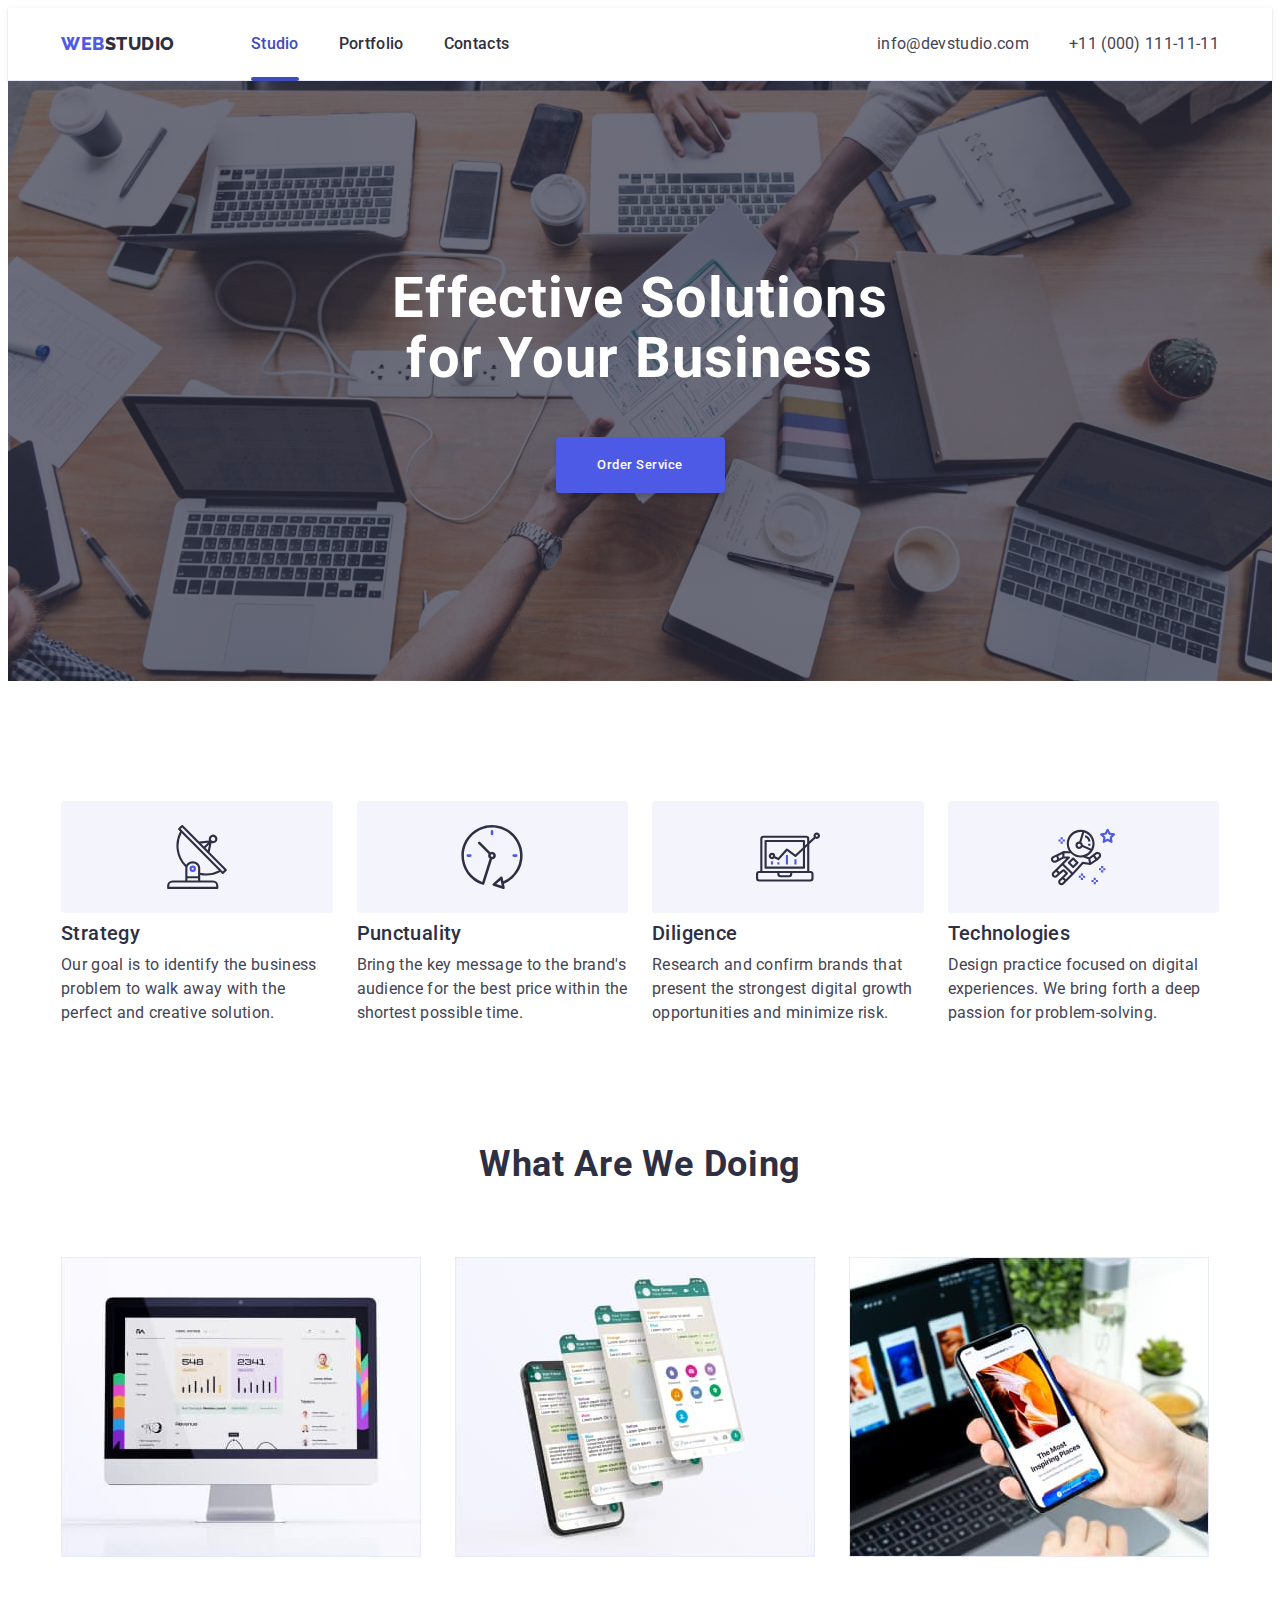
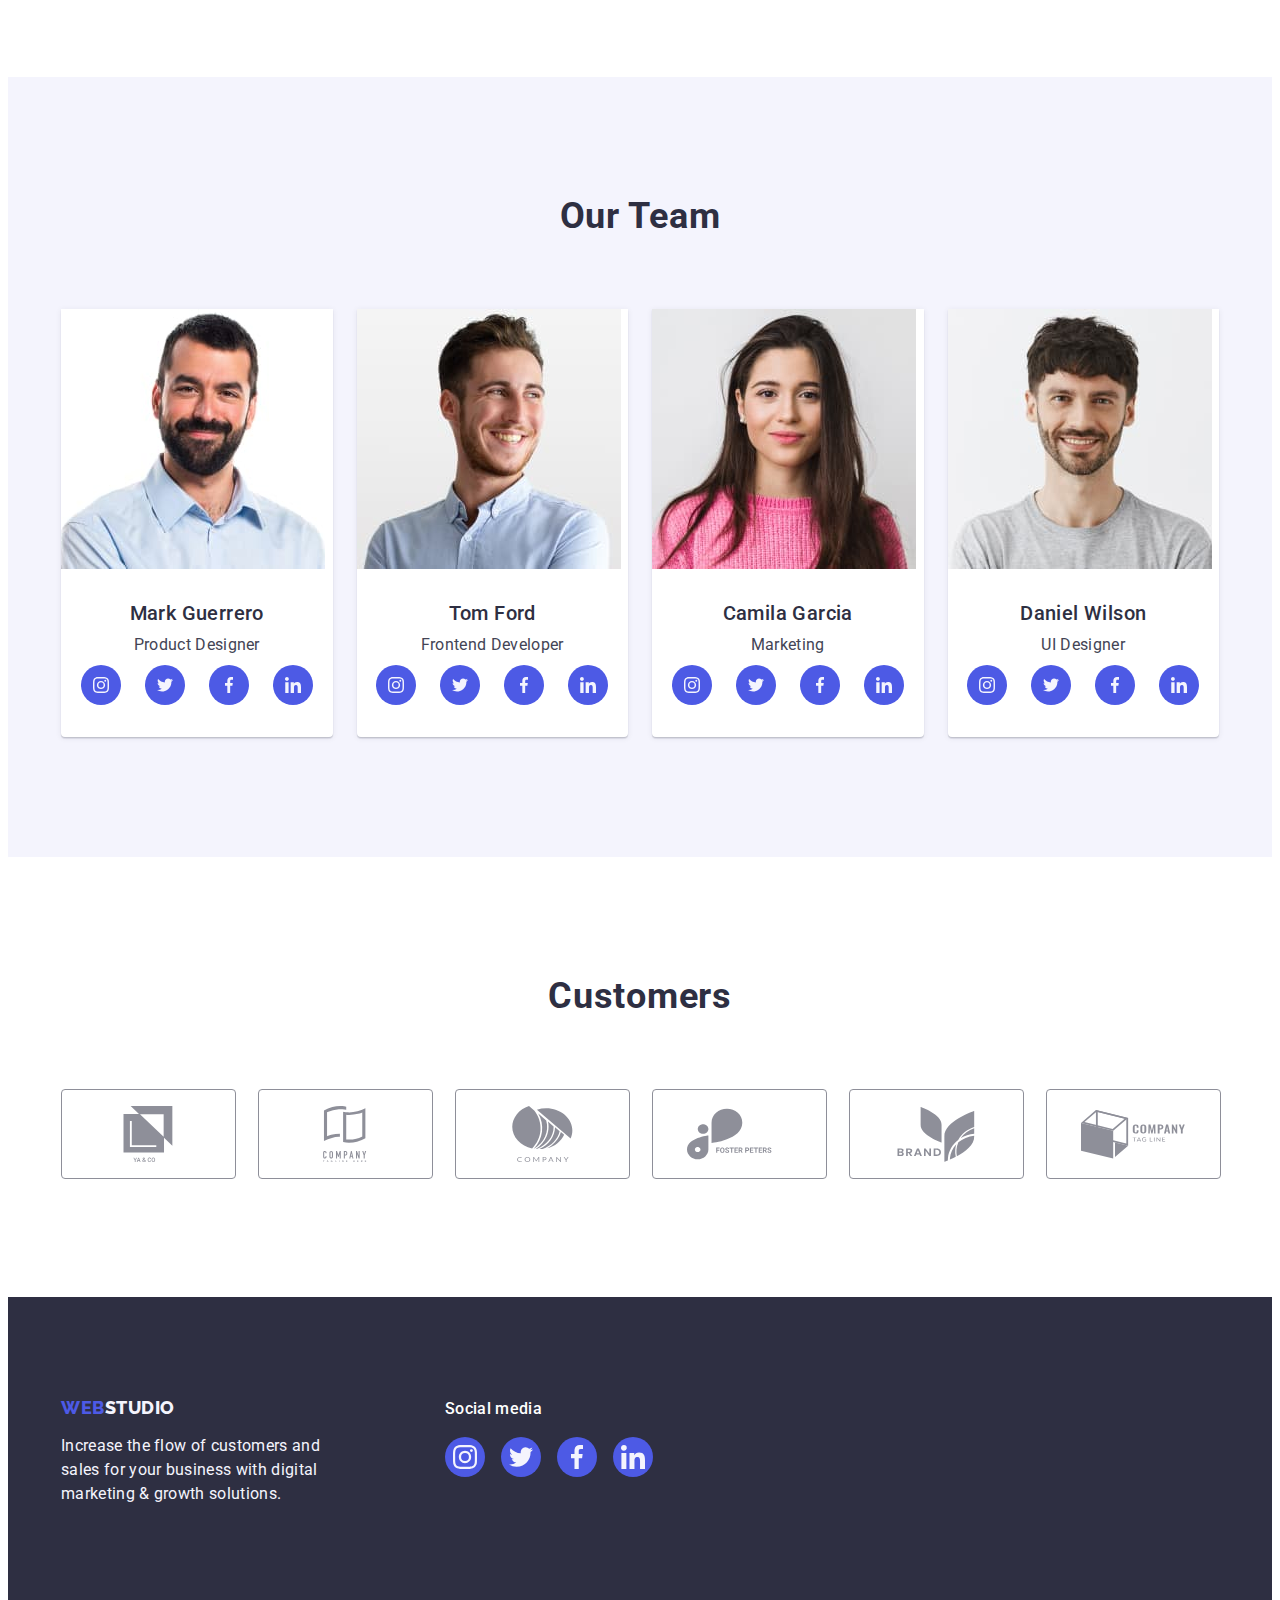
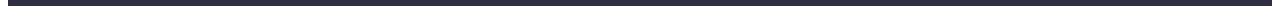
<file: index.html>
<!DOCTYPE html>
<html lang="en">
  <head>
    <meta charset="UTF-8" />
    <meta name="viewport" content="width=device-width, initial-scale=1.0" />
    <title>Web Studio</title>
    <!-- Fonts -->
    <link rel="preconnect" href="https://fonts.googleapis.com" />
    <link rel="preconnect" href="https://fonts.gstatic.com" crossorigin />
    <link
      href="https://fonts.googleapis.com/css2?family=Raleway:wght@800&family=Roboto:wght@400;500;700&display=swap"
      rel="stylesheet"
    />
    <!-- Modern Normalize -->
    <link
      rel="stylesheet"
      href="https://cdnjs.cloudflare.com/ajax/libs/modern-normalize/2.0.0/modern-normalize.min.css"
      integrity="sha512-4xo8blKMVCiXpTaLzQSLSw3KFOVPWhm/TRtuPVc4WG6kUgjH6J03IBuG7JZPkcWMxJ5huwaBpOpnwYElP/m6wg=="
      crossorigin="anonymous"
      referrerpolicy="no-referrer"
    />
    <!-- Styles -->
    <link rel="stylesheet" href="./css/styles.css" />
  </head>
  <body>
    <!----------------------- Header ----------------------->
    <header class="page-header">
      <div class="container">
        <nav class="page-nav">
          <a class="logo link" href="./index.html"
            >Web<span class="logo-accent">Studio</span></a
          >
          <ul class="nav-list list">
            <li class="nav-list-item">
              <a class="nav-link link active-now" href="./index.html">Studio</a>
            </li>
            <li class="nav-list-item">
              <a class="nav-link link" href="./portfolio.html">Portfolio</a>
            </li>
            <li class="nav-list-item">
              <a class="nav-link link" href="">Contacts</a>
            </li>
          </ul>
        </nav>
        <address class="header-address">
          <ul class="address-list list">
            <li class="address-list-item">
              <a class="address-link link" href="mailto:info@devstudio.com"
                >info@devstudio.com</a
              >
            </li>
            <li class="address-list-item">
              <a class="address-link link" href="tel:+110001111111"
                >+11 (000) 111-11-11</a
              >
            </li>
          </ul>
        </address>
      </div>
    </header>
    <!-------------------- Page Content -------------------->
    <main>
      <!-------------------- Hero -------------------->
      <section class="hero section">
        <div class="container">
          <h1 class="main-title">Effective Solutions for Your Business</h1>
          <button class="btn order-btn" type="button" data-modal-open>
            Order Service
          </button>
        </div>
      </section>
      <!-------------------- About Us -------------------->
      <section class="about section">
        <div class="container">
          <h2 class="visually-hidden section-title">About us</h2>
          <ul class="about-list list">
            <li class="about-list-item">
              <div class="thumb">
                <svg class="about-ico" width="64" height="64">
                  <use href="./images/icons.svg#about-us-1"></use>
                </svg>
              </div>
              <h3 class="local-title">Strategy</h3>
              <p class="text">
                Our goal is to identify the business problem to walk away with
                the perfect and creative solution.
              </p>
            </li>
            <li class="about-list-item">
              <div class="thumb">
                <svg class="about-ico" width="64" height="64">
                  <use href="./images/icons.svg#about-us-2"></use>
                </svg>
              </div>
              <h3 class="local-title">Punctuality</h3>
              <p class="text">
                Bring the key message to the brand's audience for the best price
                within the shortest possible time.
              </p>
            </li>
            <li class="about-list-item">
              <div class="thumb">
                <svg class="about-ico" width="64" height="64">
                  <use href="./images/icons.svg#about-us-3"></use>
                </svg>
              </div>
              <h3 class="local-title">Diligence</h3>
              <p class="text">
                Research and confirm brands that present the strongest digital
                growth opportunities and minimize risk.
              </p>
            </li>
            <li class="about-list-item">
              <div class="thumb">
                <svg class="about-ico" width="64" height="64">
                  <use href="./images/icons.svg#about-us-4"></use>
                </svg>
              </div>
              <h3 class="local-title">Technologies</h3>
              <p class="text">
                Design practice focused on digital experiences. We bring forth a
                deep passion for problem-solving.
              </p>
            </li>
          </ul>
        </div>
      </section>
      <!----------------- What are we doing ----------------->
      <section class="product section">
        <div class="container">
          <h2 class="section-title">What are we doing</h2>
          <ul class="product-list list">
            <li class="product-list-item">
              <img
                class="product-image"
                src="./images/what-are-we-doing-1.jpg"
                alt="monitor screen"
                width="360"
              />
            </li>
            <li class="product-list-item">
              <img
                class="product-image"
                src="./images/what-are-we-doing-2.jpg"
                alt="smartphone screen and apps pages"
                width="360"
              />
            </li>
            <li class="product-list-item">
              <img
                class="product-image"
                src="./images/what-are-we-doing-3.jpg"
                alt="man holding smartphone in his hands"
                width="360"
              />
            </li>
          </ul>
        </div>
      </section>
      <!-------------------- Our Team -------------------->
      <section class="team section">
        <div class="container">
          <h2 class="section-title">Our Team</h2>
          <ul class="team-list list">
            <li class="team-list-item">
              <div class="thumb">
                <img
                  class="team-image"
                  src="./images/our-team-1.jpg"
                  alt="photo of Product Designer"
                  width="264"
                />
              </div>
              <div class="info-box">
                <h3 class="local-title">Mark Guerrero</h3>
                <p class="text">Product Designer</p>
                <ul class="team-socials-list list">
                  <li class="team-socials-item">
                    <a
                      class="team-socials-link link"
                      href="https://www.instagram.com/"
                      aria-label="instagram"
                      target="_blank"
                      rel="no-referrer noopener"
                    >
                      <svg class="team-socials-icon" width="16" height="16">
                        <use href="./images/icons.svg#socials-instagram"></use>
                      </svg>
                    </a>
                  </li>
                  <li class="team-socials-item">
                    <a
                      class="team-socials-link link"
                      href="https://www.twitter.com/"
                      aria-label="twitter"
                      target="_blank"
                      rel="no-referrer noopener"
                    >
                      <svg class="team-socials-icon" width="16" height="16">
                        <use href="./images/icons.svg#socials-twitter"></use>
                      </svg>
                    </a>
                  </li>
                  <li class="team-socials-item">
                    <a
                      class="team-socials-link link"
                      href="https://www.facebook.com/"
                      aria-label="facebook"
                      target="_blank"
                      rel="no-referrer noopener"
                    >
                      <svg class="team-socials-icon" width="16" height="16">
                        <use href="./images/icons.svg#socials-facebook"></use>
                      </svg>
                    </a>
                  </li>
                  <li class="team-socials-item">
                    <a
                      class="team-socials-link link"
                      href="https://www.linkedin.com/"
                      aria-label="linkedin"
                      target="_blank"
                      rel="no-referrer noopener"
                    >
                      <svg class="team-socials-icon" width="16" height="16">
                        <use href="./images/icons.svg#socials-linkedin"></use>
                      </svg>
                    </a>
                  </li>
                </ul>
              </div>
            </li>
            <li class="team-list-item">
              <div class="thumb">
                <img
                  class="team-image"
                  src="./images/our-team-2.jpg"
                  alt="photo of Frontend Developer"
                  width="264"
                />
              </div>
              <div class="info-box">
                <h3 class="local-title">Tom Ford</h3>
                <p class="text">Frontend Developer</p>
                <ul class="team-socials-list list">
                  <li class="team-socials-item">
                    <a
                      class="team-socials-link link"
                      href="https://www.instagram.com/"
                      aria-label="instagram"
                      target="_blank"
                      rel="no-referrer noopener"
                    >
                      <svg class="team-socials-icon" width="16" height="16">
                        <use href="./images/icons.svg#socials-instagram"></use>
                      </svg>
                    </a>
                  </li>
                  <li class="team-socials-item">
                    <a
                      class="team-socials-link link"
                      href="https://www.twitter.com/"
                      aria-label="twitter"
                      target="_blank"
                      rel="no-referrer noopener"
                    >
                      <svg class="team-socials-icon" width="16" height="16">
                        <use href="./images/icons.svg#socials-twitter"></use>
                      </svg>
                    </a>
                  </li>
                  <li class="team-socials-item">
                    <a
                      class="team-socials-link link"
                      href="https://www.facebook.com/"
                      aria-label="facebook"
                      target="_blank"
                      rel="no-referrer noopener"
                    >
                      <svg class="team-socials-icon" width="16" height="16">
                        <use href="./images/icons.svg#socials-facebook"></use>
                      </svg>
                    </a>
                  </li>
                  <li class="team-socials-item">
                    <a
                      class="team-socials-link link"
                      href="https://www.linkedin.com/"
                      aria-label="linkedin"
                      target="_blank"
                      rel="no-referrer noopener"
                    >
                      <svg class="team-socials-icon" width="16" height="16">
                        <use href="./images/icons.svg#socials-linkedin"></use>
                      </svg>
                    </a>
                  </li>
                </ul>
              </div>
            </li>
            <li class="team-list-item">
              <div class="thumb">
                <img
                  class="team-image"
                  src="./images/our-team-3.jpg"
                  alt="photo of Marketing"
                  width="264"
                />
              </div>
              <div class="info-box">
                <h3 class="local-title">Camila Garcia</h3>
                <p class="text">Marketing</p>
                <ul class="team-socials-list list">
                  <li class="team-socials-item">
                    <a
                      class="team-socials-link link"
                      href="https://www.instagram.com/"
                      aria-label="instagram"
                      target="_blank"
                      rel="no-referrer noopener"
                    >
                      <svg class="team-socials-icon" width="16" height="16">
                        <use href="./images/icons.svg#socials-instagram"></use>
                      </svg>
                    </a>
                  </li>
                  <li class="team-socials-item">
                    <a
                      class="team-socials-link link"
                      href="https://www.twitter.com/"
                      aria-label="twitter"
                      target="_blank"
                      rel="no-referrer noopener"
                    >
                      <svg class="team-socials-icon" width="16" height="16">
                        <use href="./images/icons.svg#socials-twitter"></use>
                      </svg>
                    </a>
                  </li>
                  <li class="team-socials-item">
                    <a
                      class="team-socials-link link"
                      href="https://www.facebook.com/"
                      aria-label="facebook"
                      target="_blank"
                      rel="no-referrer noopener"
                    >
                      <svg class="team-socials-icon" width="16" height="16">
                        <use href="./images/icons.svg#socials-facebook"></use>
                      </svg>
                    </a>
                  </li>
                  <li class="team-socials-item">
                    <a
                      class="team-socials-link link"
                      href="https://www.linkedin.com/"
                      aria-label="linkedin"
                      target="_blank"
                      rel="no-referrer noopener"
                    >
                      <svg class="team-socials-icon" width="16" height="16">
                        <use href="./images/icons.svg#socials-linkedin"></use>
                      </svg>
                    </a>
                  </li>
                </ul>
              </div>
            </li>
            <li class="team-list-item">
              <div class="thumb">
                <img
                  class="team-image"
                  src="./images/our-team-4.jpg"
                  alt="photo of UI Designer"
                  width="264"
                />
              </div>
              <div class="info-box">
                <h3 class="local-title">Daniel Wilson</h3>
                <p class="text">UI Designer</p>
                <ul class="team-socials-list list">
                  <li class="team-socials-item">
                    <a
                      class="team-socials-link link"
                      href="https://www.instagram.com/"
                      aria-label="instagram"
                      target="_blank"
                      rel="no-referrer noopener"
                    >
                      <svg class="team-socials-icon" width="16" height="16">
                        <use href="./images/icons.svg#socials-instagram"></use>
                      </svg>
                    </a>
                  </li>
                  <li class="team-socials-item">
                    <a
                      class="team-socials-link link"
                      href="https://www.twitter.com/"
                      aria-label="twitter"
                      target="_blank"
                      rel="no-referrer noopener"
                    >
                      <svg class="team-socials-icon" width="16" height="16">
                        <use href="./images/icons.svg#socials-twitter"></use>
                      </svg>
                    </a>
                  </li>
                  <li class="team-socials-item">
                    <a
                      class="team-socials-link link"
                      href="https://www.facebook.com/"
                      aria-label="facebook"
                      target="_blank"
                      rel="no-referrer noopener"
                    >
                      <svg class="team-socials-icon" width="16" height="16">
                        <use href="./images/icons.svg#socials-facebook"></use>
                      </svg>
                    </a>
                  </li>
                  <li class="team-socials-item">
                    <a
                      class="team-socials-link link"
                      href="https://www.linkedin.com/"
                      aria-label="linkedin"
                      target="_blank"
                      rel="no-referrer noopener"
                    >
                      <svg class="team-socials-icon" width="16" height="16">
                        <use href="./images/icons.svg#socials-linkedin"></use>
                      </svg>
                    </a>
                  </li>
                </ul>
              </div>
            </li>
          </ul>
        </div>
      </section>
      <section class="customers section">
        <div class="container">
          <h2 class="section-title">Customers</h2>
          <!-- ul.customers-list>li.customers-item*6>a.customers-link>svg.customers-icon>use -->
          <ul class="customers-list list">
            <li class="customers-item">
              <a
                href=""
                class="customers-link link"
                target="_blank"
                rel="no-referrer noopener"
              >
                <svg class="customers-icon" width="104" height="56">
                  <use href="./images/icons.svg#customers-1"></use>
                </svg>
              </a>
            </li>
            <li class="customers-item">
              <a
                href=""
                class="customers-link link"
                target="_blank"
                rel="no-referrer noopener"
              >
                <svg class="customers-icon" width="104" height="56">
                  <use href="./images/icons.svg#customers-2"></use>
                </svg>
              </a>
            </li>
            <li class="customers-item">
              <a
                href=""
                class="customers-link link"
                target="_blank"
                rel="no-referrer noopener"
              >
                <svg class="customers-icon" width="104" height="56">
                  <use href="./images/icons.svg#customers-3"></use>
                </svg>
              </a>
            </li>
            <li class="customers-item">
              <a
                href=""
                class="customers-link link"
                target="_blank"
                rel="no-referrer noopener"
              >
                <svg class="customers-icon" width="104" height="56">
                  <use href="./images/icons.svg#customers-4"></use>
                </svg>
              </a>
            </li>
            <li class="customers-item">
              <a
                href=""
                class="customers-link link"
                target="_blank"
                rel="no-referrer noopener"
              >
                <svg class="customers-icon" width="104" height="56">
                  <use href="./images/icons.svg#customers-5"></use>
                </svg>
              </a>
            </li>
            <li class="customers-item">
              <a
                href=""
                class="customers-link link"
                target="_blank"
                rel="no-referrer noopener"
              >
                <svg class="customers-icon" width="104" height="56">
                  <use href="./images/icons.svg#customers-6"></use>
                </svg>
              </a>
            </li>
          </ul>
        </div>
      </section>
    </main>
    <!-------------------- Footer -------------------->
    <footer class="page-footer section">
      <div class="container">
        <div class="footer-logo-box">
          <a class="link logo" href="./index.html"
            >Web<span class="logo-accent">Studio</span></a
          >
          <p class="text">
            Increase the flow of customers and sales for your business with
            digital marketing & growth solutions.
          </p>
        </div>
        <!-- Footer Socials -->
        <div class="footer-socials-box">
          <p class="text">Social media</p>
          <ul class="footer-socials-list list">
            <li class="footer-socials-item">
              <a
                href="https://www.instagram.com/"
                class="footer-socials-link link"
                aria-label="instagram"
                target="_blank"
                rel="no-referrer noopener"
              >
                <svg class="footer-socials-icon" width="24" height="24">
                  <use href="./images/icons.svg#socials-instagram"></use>
                </svg>
              </a>
            </li>
            <li class="footer-socials-item">
              <a
                href="https://www.twitter.com/"
                class="footer-socials-link link"
                aria-label="twitter"
                target="_blank"
                rel="no-referrer noopener"
              >
                <svg class="footer-socials-icon" width="24" height="24">
                  <use href="./images/icons.svg#socials-twitter"></use>
                </svg>
              </a>
            </li>
            <li class="footer-socials-item">
              <a
                href="https://www.facebook.com/"
                class="footer-socials-link link"
                aria-label="facebook"
                target="_blank"
                rel="no-referrer noopener"
              >
                <svg class="footer-socials-icon" width="24" height="24">
                  <use href="./images/icons.svg#socials-facebook"></use>
                </svg>
              </a>
            </li>
            <li class="footer-socials-item">
              <a
                href="https://www.linkedin.com/"
                class="footer-socials-link link"
                aria-label="linkedin"
                target="_blank"
                rel="no-referrer noopener"
              >
                <svg class="footer-socials-icon" width="24" height="24">
                  <use href="./images/icons.svg#socials-linkedin"></use>
                </svg>
              </a>
            </li>
          </ul>
        </div>
      </div>
    </footer>
    <!-------------------- Modal -------------------->
    <div class="modal-container is-hidden" data-modal>
      <div class="modal-body">
        <button class="modal-close-btn" type="button" data-modal-close>
          <svg class="modal-close-btn-icon" width="8" height="8">
            <use href="./images/icons.svg#close-btn-icon"></use>
          </svg>
        </button>
      </div>
    </div>

    <!-- !------------------ JS Files -------------------->
    <script src="./js/modal.js"></script>
  </body>
</html>
</file>
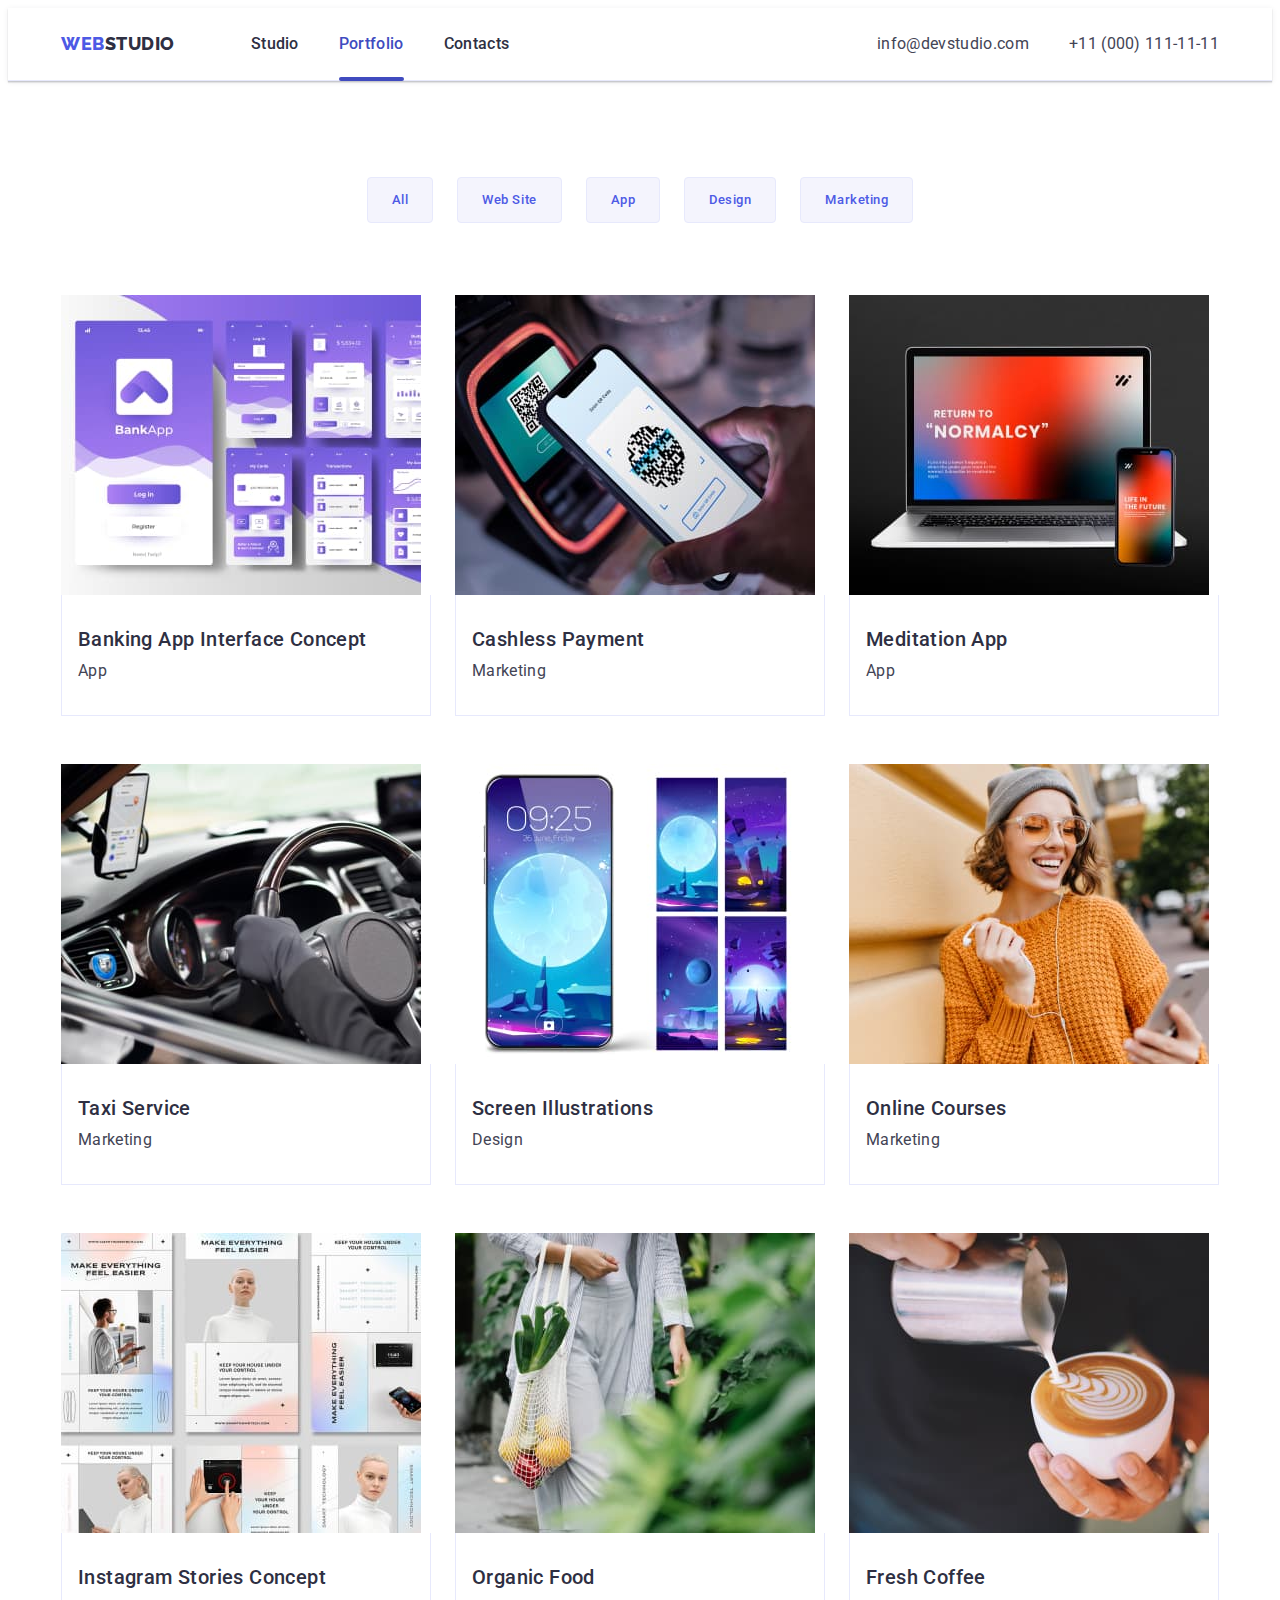
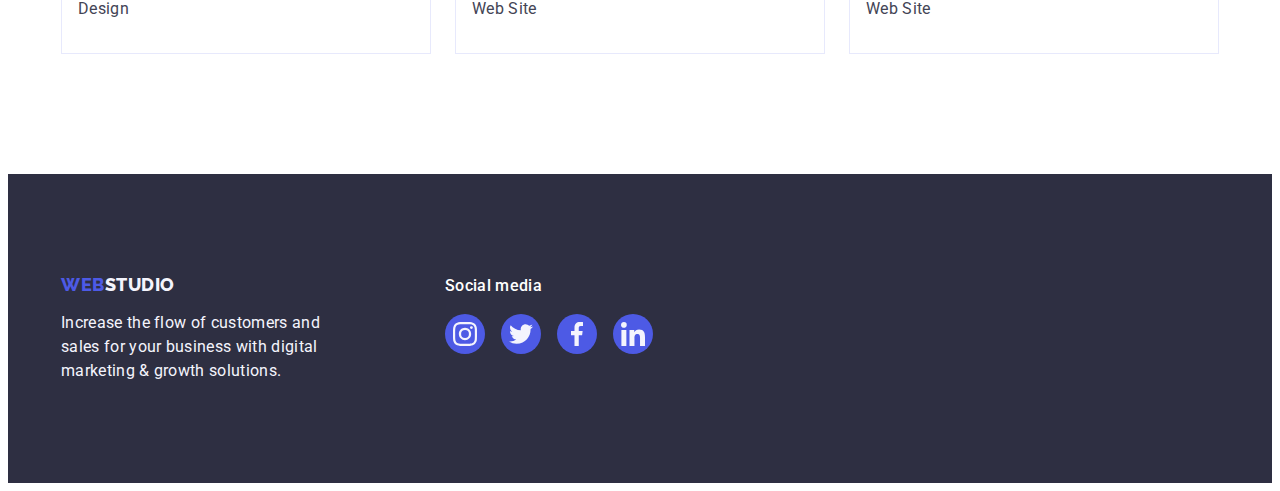
<file: portfolio.html>
<!DOCTYPE html>
<html lang="en">
  <head>
    <meta charset="UTF-8" />
    <meta name="viewport" content="width=device-width, initial-scale=1.0" />
    <title>Portfolio</title>
    <!-- Fonts -->
    <link rel="preconnect" href="https://fonts.googleapis.com" />
    <link rel="preconnect" href="https://fonts.gstatic.com" crossorigin />
    <link
      href="https://fonts.googleapis.com/css2?family=Raleway:wght@800&family=Roboto:wght@400;500;700&display=swap"
      rel="stylesheet"
    />
    <!-- Normalize -->
    <link
      rel="stylesheet"
      href="https://cdnjs.cloudflare.com/ajax/libs/modern-normalize/2.0.0/modern-normalize.min.css"
      integrity="sha512-4xo8blKMVCiXpTaLzQSLSw3KFOVPWhm/TRtuPVc4WG6kUgjH6J03IBuG7JZPkcWMxJ5huwaBpOpnwYElP/m6wg=="
      crossorigin="anonymous"
      referrerpolicy="no-referrer"
    />
    <!-- Styles -->
    <link rel="stylesheet" href="./css/styles.css" />
  </head>
  <body>
    <!-- Header -->
    <header class="page-header">
      <div class="container">
        <nav class="page-nav">
          <a class="logo link" href="./index.html"
            >Web<span class="logo-accent">Studio</span></a
          >
          <ul class="nav-list list">
            <li class="nav-list-item">
              <a class="nav-link link" href="./index.html">Studio</a>
            </li>
            <li class="nav-list-item">
              <a class="nav-link link active-now" href="./portfolio.html"
                >Portfolio</a
              >
            </li>
            <li class="nav-list-item">
              <a class="nav-link link" href="">Contacts</a>
            </li>
          </ul>
        </nav>
        <address class="header-address">
          <ul class="address-list list">
            <li class="address-list-item">
              <a class="address-link link" href="mailto:info@devstudio.com"
                >info@devstudio.com</a
              >
            </li>
            <li class="address-list-item">
              <a class="address-link link" href="tel:+110001111111"
                >+11 (000) 111-11-11</a
              >
            </li>
          </ul>
        </address>
      </div>
    </header>
    <!-- Main -->
    <main>
      <section class="portfolio section">
        <div class="container">
          <h1 class="main-title visually-hidden">Portfolio page</h1>
          <!------------- Portfolio filter btns ------------->
          <ul class="portfolio-btn-list list">
            <li class="portfolio-btn-item">
              <button class="btn portfolio-btn" type="button">All</button>
            </li>
            <li class="portfolio-btn-item">
              <button class="btn portfolio-btn" type="button">Web Site</button>
            </li>
            <li class="portfolio-btn-item">
              <button class="btn portfolio-btn" type="button">App</button>
            </li>
            <li class="portfolio-btn-item">
              <button class="btn portfolio-btn" type="button">Design</button>
            </li>
            <li class="portfolio-btn-item">
              <button class="btn portfolio-btn" type="button">Marketing</button>
            </li>
          </ul>
          <!----------------- Portfolio cards ----------------->
          <ul class="portfolio-pages-list list">
            <li class="portfolio-pages-item">
              <a href="#" class="portfolio-link link">
                <div class="portfolio-img-box thumb">
                  <img
                    src="./images/portfolio-01.jpg"
                    alt="preview of Banking App page"
                    width="360"
                  />
                  <p class="text portfolio-overlay">
                    14 Stylish and User-Friendly App Design Concepts · Task
                    Manager App · Calorie Tracker App · Exotic Fruit Ecommerce
                    App · Cloud Storage App
                  </p>
                </div>
                <div class="info-box">
                  <h2 class="local-title">Banking App Interface Concept</h2>
                  <p class="text">App</p>
                </div>
              </a>
            </li>
            <li class="portfolio-pages-item">
              <a href="#" class="portfolio-link link">
                <div class="portfolio-img-box thumb">
                  <img
                    src="./images/portfolio-02.jpg"
                    alt="preview of Cashless Payment page"
                    width="360"
                  />
                  <p class="text portfolio-overlay">
                    14 Stylish and User-Friendly App Design Concepts · Task
                    Manager App · Calorie Tracker App · Exotic Fruit Ecommerce
                    App · Cloud Storage App
                  </p>
                </div>
                <div class="info-box">
                  <h2 class="local-title">Cashless Payment</h2>
                  <p class="text">Marketing</p>
                </div>
              </a>
            </li>
            <li class="portfolio-pages-item">
              <a href="#" class="portfolio-link link">
                <div class="portfolio-img-box thumb">
                  <img
                    src="./images/portfolio-03.jpg"
                    alt="preview of Meditation App page"
                    width="360"
                  />
                  <p class="text portfolio-overlay">
                    14 Stylish and User-Friendly App Design Concepts · Task
                    Manager App · Calorie Tracker App · Exotic Fruit Ecommerce
                    App · Cloud Storage App
                  </p>
                </div>
                <div class="info-box">
                  <h2 class="local-title">Meditation App</h2>
                  <p class="text">App</p>
                </div>
              </a>
            </li>
            <li class="portfolio-pages-item">
              <a href="#" class="portfolio-link link">
                <div class="portfolio-img-box thumb">
                  <img
                    src="./images/portfolio-04.jpg"
                    alt="preview of Taxi Service page"
                    width="360"
                  />
                  <p class="text portfolio-overlay">
                    14 Stylish and User-Friendly App Design Concepts · Task
                    Manager App · Calorie Tracker App · Exotic Fruit Ecommerce
                    App · Cloud Storage App
                  </p>
                </div>
                <div class="info-box">
                  <h2 class="local-title">Taxi Service</h2>
                  <p class="text">Marketing</p>
                </div>
              </a>
            </li>
            <li class="portfolio-pages-item">
              <a href="#" class="portfolio-link link">
                <div class="portfolio-img-box thumb">
                  <img
                    src="./images/portfolio-05.jpg"
                    alt="preview of Screen Illustrations page"
                    width="360"
                  />
                  <p class="text portfolio-overlay">
                    14 Stylish and User-Friendly App Design Concepts · Task
                    Manager App · Calorie Tracker App · Exotic Fruit Ecommerce
                    App · Cloud Storage App
                  </p>
                </div>
                <div class="info-box">
                  <h2 class="local-title">Screen Illustrations</h2>
                  <p class="text">Design</p>
                </div>
              </a>
            </li>
            <li class="portfolio-pages-item">
              <a href="#" class="portfolio-link link">
                <div class="portfolio-img-box thumb">
                  <img
                    src="./images/portfolio-06.jpg"
                    alt="preview of Online Courses page"
                    width="360"
                  />
                  <p class="text portfolio-overlay">
                    14 Stylish and User-Friendly App Design Concepts · Task
                    Manager App · Calorie Tracker App · Exotic Fruit Ecommerce
                    App · Cloud Storage App
                  </p>
                </div>
                <div class="info-box">
                  <h2 class="local-title">Online Courses</h2>
                  <p class="text">Marketing</p>
                </div>
              </a>
            </li>
            <li class="portfolio-pages-item">
              <a href="#" class="portfolio-link link">
                <div class="portfolio-img-box thumb">
                  <img
                    src="./images/portfolio-07.jpg"
                    alt="preview of Instagram Stories Concept page"
                    width="360"
                  />
                  <p class="text portfolio-overlay">
                    14 Stylish and User-Friendly App Design Concepts · Task
                    Manager App · Calorie Tracker App · Exotic Fruit Ecommerce
                    App · Cloud Storage App
                  </p>
                </div>
                <div class="info-box">
                  <h2 class="local-title">Instagram Stories Concept</h2>
                  <p class="text">Design</p>
                </div>
              </a>
            </li>
            <li class="portfolio-pages-item">
              <a href="#" class="portfolio-link link">
                <div class="portfolio-img-box thumb">
                  <img
                    src="./images/portfolio-08.jpg"
                    alt="preview of Organic Food page"
                    width="360"
                  />
                  <p class="text portfolio-overlay">
                    14 Stylish and User-Friendly App Design Concepts · Task
                    Manager App · Calorie Tracker App · Exotic Fruit Ecommerce
                    App · Cloud Storage App
                  </p>
                </div>
                <div class="info-box">
                  <h2 class="local-title">Organic Food</h2>
                  <p class="text">Web Site</p>
                </div>
              </a>
            </li>
            <li class="portfolio-pages-item">
              <a href="#" class="portfolio-link link">
                <div class="portfolio-img-box thumb">
                  <img
                    src="./images/portfolio-09.jpg"
                    alt="preview of Fresh Coffee page"
                    width="360"
                  />
                  <p class="text portfolio-overlay">
                    14 Stylish and User-Friendly App Design Concepts · Task
                    Manager App · Calorie Tracker App · Exotic Fruit Ecommerce
                    App · Cloud Storage App
                  </p>
                </div>
                <div class="info-box">
                  <h2 class="local-title">Fresh Coffee</h2>
                  <p class="text">Web Site</p>
                </div>
              </a>
            </li>
          </ul>
        </div>
      </section>
    </main>
    <!-- Footer -->
    <footer class="page-footer section">
      <div class="container">
        <div class="footer-logo-box">
          <a class="link logo" href="./index.html"
            >Web<span class="logo-accent">Studio</span></a
          >
          <p class="text">
            Increase the flow of customers and sales for your business with
            digital marketing & growth solutions.
          </p>
        </div>
        <!-- Footer Socials -->
        <div class="footer-socials-box">
          <p class="text">Social media</p>
          <ul class="footer-socials-list list">
            <li class="footer-socials-item">
              <a
                href="https://www.instagram.com/"
                class="footer-socials-link link"
                aria-label="instagram"
                target="_blank"
                rel="no-referrer noopener"
              >
                <svg class="footer-socials-icon" width="24" height="24">
                  <use href="./images/icons.svg#socials-instagram"></use>
                </svg>
              </a>
            </li>
            <li class="footer-socials-item">
              <a
                href="https://www.twitter.com/"
                class="footer-socials-link link"
                aria-label="twitter"
                target="_blank"
                rel="no-referrer noopener"
              >
                <svg class="footer-socials-icon" width="24" height="24">
                  <use href="./images/icons.svg#socials-twitter"></use>
                </svg>
              </a>
            </li>
            <li class="footer-socials-item">
              <a
                href="https://www.facebook.com/"
                class="footer-socials-link link"
                aria-label="facebook"
                target="_blank"
                rel="no-referrer noopener"
              >
                <svg class="footer-socials-icon" width="24" height="24">
                  <use href="./images/icons.svg#socials-facebook"></use>
                </svg>
              </a>
            </li>
            <li class="footer-socials-item">
              <a
                href="https://www.linkedin.com/"
                class="footer-socials-link link"
                aria-label="linkedin"
                target="_blank"
                rel="no-referrer noopener"
              >
                <svg class="footer-socials-icon" width="24" height="24">
                  <use href="./images/icons.svg#socials-linkedin"></use>
                </svg>
              </a>
            </li>
          </ul>
        </div>
      </div>
    </footer>
  </body>
</html>
</file>
<file: css/styles.css>
:root {
  /** ------------------------ Fonts ------------------------ */
  --f-global-font: 'Roboto', sans-serif;
  --f-logo-font: 'Raleway', sans-serif;

  /* font size */
  --fsz-main-title: 56px;
  --fsz-section-title: 36px;
  --fsz-local-title: 20px;
  --fsz-body: 16px;
  --fsz-body-medium: 24px;
  --fsz-small: 12px;
  --fsz-button: 16px;
  --fsz-link: 12px;

  /** ------------------------ Colors ------------------------ */

  --c-background: #ffffff; /* WHITE */

  /* text styles */
  --c-text-main: #434455 /* SLATE */;
  --c-text-subtle: #8e8f99; /* LIGHT SLATE */
  --c-text-alt: #ffffff; /* WHITE */

  /* elements' styles */
  --c-primary: #4d5ae5; /* IRIS */
  --c-effect: #404bbf; /* OCEAN */
  --c-decoration-dark: #2e2f42; /* NAVY BLUE */
  --c-decoration-light: #f4f4fd; /* CLOUD */
  --c-modal-bg: #fcfcfc; /* DAIRY */
  --c-modal-ovl: rgba(46, 47, 66, 0.4); /* NAVY BLUE modal */
  --c-hero-bg: rgba(46, 47, 66, 0.7); /* GREY */

  /* effects */
  --c-success: #31d0aa; /* GREEN */
  --c-accent: #e7e9fc; /* CORNFLOWER */

  /** ----------------------- Transitions ----------------------- */

  --trn-main-transition-params: 250ms cubic-bezier(0.4, 0, 0.2, 1);
}

/** ---------------------- Global styles ---------------------- */
body {
  background-color: var(--c-background);
  font-family: var(--f-global-font);
  color: var(--c-text-main);
}

h1,
h2,
h3,
h4,
h5,
h6,
p {
  margin-top: 0;
  margin-bottom: 0;
}

ul,
ol {
  margin-top: 0;
  margin-bottom: 0;
  padding-left: 0;
}

img {
  display: block;
  max-width: 100%;
  height: auto;
}

.link {
  text-decoration: none;
}

.list {
  list-style-type: none;
}

.container {
  width: 100%;
  max-width: 1158px;
  margin: 0 auto;
  padding: 0 15px;
}

.main-title {
  color: var(--c-text-alt);
  font-size: var(--fsz-main-title);
  line-height: 1.07;
  letter-spacing: 0.02em;
  text-align: center;
}

.section-title,
.local-title {
  color: var(--c-decoration-dark);
  text-transform: capitalize;
}

.section-title {
  font-size: var(--fsz-section-title);
  line-height: 1.11;
  letter-spacing: 0.02em;
  text-align: center;
  margin-bottom: 72px;
}

.local-title {
  font-size: var(--fsz-local-title);
  font-weight: 500;
  line-height: 1.2;
  letter-spacing: 0.02em;
  margin-bottom: 8px;
}

.text {
  line-height: 1.5;
  letter-spacing: 0.02em;
}

.btn {
  cursor: pointer;
  font-family: var(--f-global-font);
  font-weight: 500;
  line-height: 1.5;
  letter-spacing: 0.04em;
  border: none;
  border-radius: 4px;
}

.logo {
  font-family: var(--f-logo-font);
  font-size: 18px;
  line-height: 1.17;
  letter-spacing: 0.03em;
  text-transform: uppercase;
  font-weight: 800;
  color: var(--c-primary);
}

/*! ------------------------ Header ------------------------ */
.page-header {
  border-bottom: 1px solid var(--c-accent);
  box-shadow: 0px 2px 1px rgba(46, 47, 66, 0.08),
    0px 1px 1px rgba(46, 47, 66, 0.16), 0px 1px 6px rgba(46, 47, 66, 0.08);
}

.page-header .container {
  display: flex;
  justify-content: space-between;
}

.page-header .logo {
  margin-right: 76px;
}

.page-header .logo-accent {
  color: var(--c-decoration-dark);
}

.page-nav {
  display: flex;
  justify-content: space-between;
  align-items: center;
}

.nav-list {
  font-weight: 500;
  display: flex;
  justify-content: space-between;
  align-items: center;
  gap: 40px;
}

.nav-list-item {
  line-height: 1.5;
  letter-spacing: 0.02em;
}

.nav-link {
  display: block;
  padding: 24px 0;
  color: var(--c-decoration-dark);
  transition: color var(--trn-main-transition-params);
}
.nav-link.active-now {
  color: var(--c-effect);
  position: relative;
}
.nav-link.active-now::after {
  content: '';
  position: absolute;
  display: block;
  left: 0;
  bottom: -1px;
  width: 100%;
  height: 4px;
  background-color: var(--c-effect);
  border-radius: 2px;
}

.nav-link:hover,
.nav-link:focus {
  color: var(--c-effect);
}

.header-address {
  font-style: normal;
  padding: 24px 0;
}

.address-list {
  align-items: center;
  display: flex;
  gap: 40px;
}

.address-link {
  display: block;
  color: var(--c-text-main);
  line-height: 1.5;
  letter-spacing: 0.02em;
  transition: color var(--trn-main-transition-params);
}
.address-link:hover,
.address-link:focus {
  color: var(--c-effect);
}

/*! ------------------------ Footer ------------------------ */
.page-footer.section {
  background-color: var(--c-decoration-dark);
  padding: 100px 0;
}

.page-footer .container {
  display: flex;
  align-items: baseline;
}

.page-footer .logo {
  display: inline-block;
  margin-bottom: 16px;
}

.page-footer .logo-accent {
  color: var(--c-decoration-light);
}

.footer-logo-box {
  margin-right: 120px;
}

.footer-logo-box .text {
  color: var(--c-decoration-light);
  max-width: 264px;
}

.footer-socials-box .text {
  color: var(--c-text-alt);
  font-weight: 500;
  margin-bottom: 16px;
}

.footer-socials-list {
  display: flex;
  gap: 16px;
}

.footer-socials-item {
  width: 40px;
  height: 40px;
}

.footer-socials-link {
  width: 100%;
  height: 100%;
  background-color: var(--c-primary);
  border-radius: 50%;
  transition: background-color var(--trn-main-transition-params);
  display: flex;
  justify-content: center;
  align-items: center;
}
.footer-socials-link:hover,
.footer-socials-link:focus {
  background-color: var(--c-success);
}

.footer-socials-icon {
  fill: var(--c-decoration-light);
}

/*! ------------------------ Homepage Main ------------------------ */
/** ------------------------ Hero ------------------------ */

.hero.section {
  max-width: 1440px;
  margin: 0 auto;
  padding: 188px 0;
  background-color: var(--c-decoration-dark);
  background-image: linear-gradient(var(--c-hero-bg), var(--c-hero-bg)),
    url(../images/hero-bg.jpg);
  background-repeat: no-repeat;
  background-position: center center;
  background-size: cover;
}

.hero .container {
  display: flex;
  flex-direction: column;
  justify-content: center;
  align-items: center;
  gap: 48px;
}

.hero .main-title {
  max-width: 496px;
}

.order-btn {
  color: var(--c-text-alt);
  background-color: var(--c-primary);
  min-width: 169px;
  height: 56px;
  box-shadow: 0px 4px 4px 0px rgba(0, 0, 0, 0.15);
  transition: background-color var(--trn-main-transition-params);
}
.order-btn:hover,
.order-btn:focus {
  background-color: var(--c-effect);
}

/** ------------------------ About Us ------------------------ */
.about.section {
  padding: 120px 0;
}

.about-list {
  display: flex;
  gap: 24px;
}

.about-list-item {
  flex-basis: calc((100% - 3 * 24px) / 4);
}

.about-list-item .thumb {
  background-color: var(--c-decoration-light);
  display: flex;
  justify-content: center;
  align-items: center;
  height: 112px;
  border-radius: 4px;
  margin-bottom: 8px;
}

/* .about-ico {
  width: 64px;
  height: 64px;
} */

/** --------------- What we are doing / Product --------------- */
.product.section {
  padding-bottom: 120px;
}

.product-list {
  display: flex;
  gap: 24px;
}

.product-list-item {
  flex-basis: calc((100% - 2 * 24px) / 3);
}

/** ------------------------ Our Team ------------------------ */
.team {
  background-color: var(--c-decoration-light);
}

.team.section {
  padding: 120px 0;
}

.team-list {
  display: flex;
  gap: 24px;
}

.team-list-item {
  background-color: var(--c-background);
  border-bottom-left-radius: 4px;
  border-bottom-right-radius: 4px;
  flex-basis: calc((100% - 3 * 24px) / 4);
  box-shadow: 0px 1px 6px rgba(46, 47, 66, 0.08),
    0px 1px 1px rgba(46, 47, 66, 0.16), 0px 2px 1px rgba(46, 47, 66, 0.08);
}

.team-list-item .info-box {
  padding: 32px 0;
}

.team-socials-list {
  padding: 0 16px;
  display: flex;
  gap: 24px;
  justify-content: center;
}

.team-socials-item {
  width: 40px;
  height: 40px;
}

.team-socials-link {
  width: 100%;
  height: 100%;
  background-color: var(--c-primary);
  border-radius: 50%;
  display: flex;
  justify-content: center;
  align-items: center;
  transition: background-color var(--trn-main-transition-params);
}
.team-socials-link:hover,
.team-socials-link:focus {
  background-color: var(--c-effect);
}

.team-socials-icon {
  fill: var(--c-decoration-light);
}

.team .local-title,
.team .text {
  text-align: center;
}

.team .text {
  margin-bottom: 8px;
}

/** ------------------------ Customers ------------------------ */
.customers.section {
  padding: 120px 0;
}

.customers-list {
  display: flex;
  gap: 24px;
}

.customers-item {
  height: 88px;
  flex-basis: calc((100% - 24px * 5) / 6);
}

.customers-link {
  width: 100%;
  height: 100%;
  border: 1px solid var(--c-text-subtle);
  color: var(--c-text-subtle);
  border-radius: 4px;
  transition: border-color var(--trn-main-transition-params),
    color var(--trn-main-transition-params);
  display: flex;
  justify-content: center;
  align-items: center;
}
.customers-link:hover,
.customers-link:focus {
  color: var(--c-effect);
  border-color: var(--c-effect);
}

.customers-icon {
  fill: currentColor;
}

/*! ------------------------ Portfolio Main ------------------------ */
.portfolio.section {
  /* padding: 96px 0 120px; */
  padding-top: 96px;
  padding-bottom: 120px;
}

/** ------------------------ Filter Btns------------------------ */
.portfolio-btn-list {
  display: flex;
  gap: 24px;
  justify-content: center;
  margin-bottom: 72px;
}

.portfolio-btn {
  padding: 12px 24px;
  color: var(--c-primary);
  background-color: var(--c-decoration-light);
  border: 1px solid var(--c-accent);
  transition: color var(--trn-main-transition-params),
    background-color var(--trn-main-transition-params),
    border-color var(--trn-main-transition-params),
    box-shadow var(--trn-main-transition-params);
}
.portfolio-btn:hover,
.portfolio-btn:focus {
  color: var(--c-text-alt);
  background-color: var(--c-effect);
  border: 1px solid transparent;
  box-shadow: 0px 3px 1px rgba(0, 0, 0, 0.1), 0px 2px 1px rgba(0, 0, 0, 0.08),
    0px 2px 2px rgba(0, 0, 0, 0.12);
}

/** ------------------------ Portfolio cards ------------------------ */
.portfolio-pages-list {
  display: flex;
  flex-wrap: wrap;
  column-gap: 24px;
  row-gap: 48px;
}

.portfolio-pages-item {
  flex-basis: calc((100% - 2 * 24px) / 3);
}

.portfolio-pages-item .info-box {
  padding: 32px 16px;
  border: 1px solid var(--c-accent);
  border-top: none;
}

.portfolio-pages-item .local-title {
  margin-bottom: 8px;
}

.portfolio-pages-item .text {
  color: var(--c-text-main);
}

.portfolio-link {
  display: block;
  transition: box-shadow var(--trn-main-transition-params);
}
.portfolio-link:hover {
  box-shadow: 0px 1px 6px rgba(46, 47, 66, 0.08),
    0px 1px 1px rgba(46, 47, 66, 0.16), 0px 2px 1px rgba(46, 47, 66, 0.08);
}

.portfolio-img-box {
  position: relative;
  overflow: hidden;
}

.portfolio-img-box .text {
  color: var(--c-decoration-light);
}

.portfolio-overlay {
  position: absolute;
  top: 0;
  width: 100%;
  height: 100%;
  padding: 40px 32px;
  transform: translateY(100%);
  background-color: var(--c-primary);
  transition: transform var(--trn-main-transition-params);
}

.portfolio-link:hover .portfolio-overlay,
.portfolio-link:focus .portfolio-overlay {
  transform: translateY(0%);
}

/*! ---------------------- Modal ---------------------- */
.is-hidden {
  opacity: 0;
  visibility: hidden;
  pointer-events: none;
}

.modal-container {
  position: fixed;
  top: 0;
  left: 0;
  width: 100%;
  height: 100%;
  background-color: var(--c-modal-ovl);
  transition: opacity var(--trn-main-transition-params),
    visibility var(--trn-main-transition-params);
}

.modal-body {
  width: 408px;
  min-height: 584px;
  position: absolute;
  top: 50%;
  left: 50%;
  transform: translate(-50%, -50%) scale(1);
  transition: transform var(--trn-main-transition-params);
  background-color: var(--c-modal-bg);
  border-radius: 4px;
  box-shadow: 0px 1px 1px rgba(0, 0, 0, 0.14), 0px 1px 3px rgba(0, 0, 0, 0.12),
    0px 2px 1px rgba(0, 0, 0, 0.2);
}

.modal-close-btn {
  position: absolute;
  top: 24px;
  right: 24px;
  background-color: var(--c-accent);
  width: 24px;
  height: 24px;
  border: 1px solid rgba(0, 0, 0, 0.1);
  border-radius: 50%;
  display: flex;
  justify-content: center;
  align-items: center;
  padding: 0;
  cursor: pointer;
  transition: background-color var(--trn-main-transition-params),
    border var(--trn-main-transition-params);
}
.modal-close-btn:hover,
.modal-close-btn:focus {
  border: none;
  background-color: var(--c-effect);
}

.modal-close-btn-icon {
  fill: var(--c-decoration-dark);
  transition: fill var(--trn-main-transition-params);
}
.modal-close-btn:hover .modal-close-btn-icon,
.modal-close-btn:focus .modal-close-btn-icon {
  fill: var(--c-text-alt);
}
/** ---------------------- Patterns ---------------------- */

.visually-hidden {
  position: absolute;
  width: 1px;
  height: 1px;
  margin: -1px;
  border: 0;
  padding: 0;

  white-space: nowrap;
  clip-path: inset(100%);
  clip: rect(0 0 0 0);
  overflow: hidden;
}
</file>
